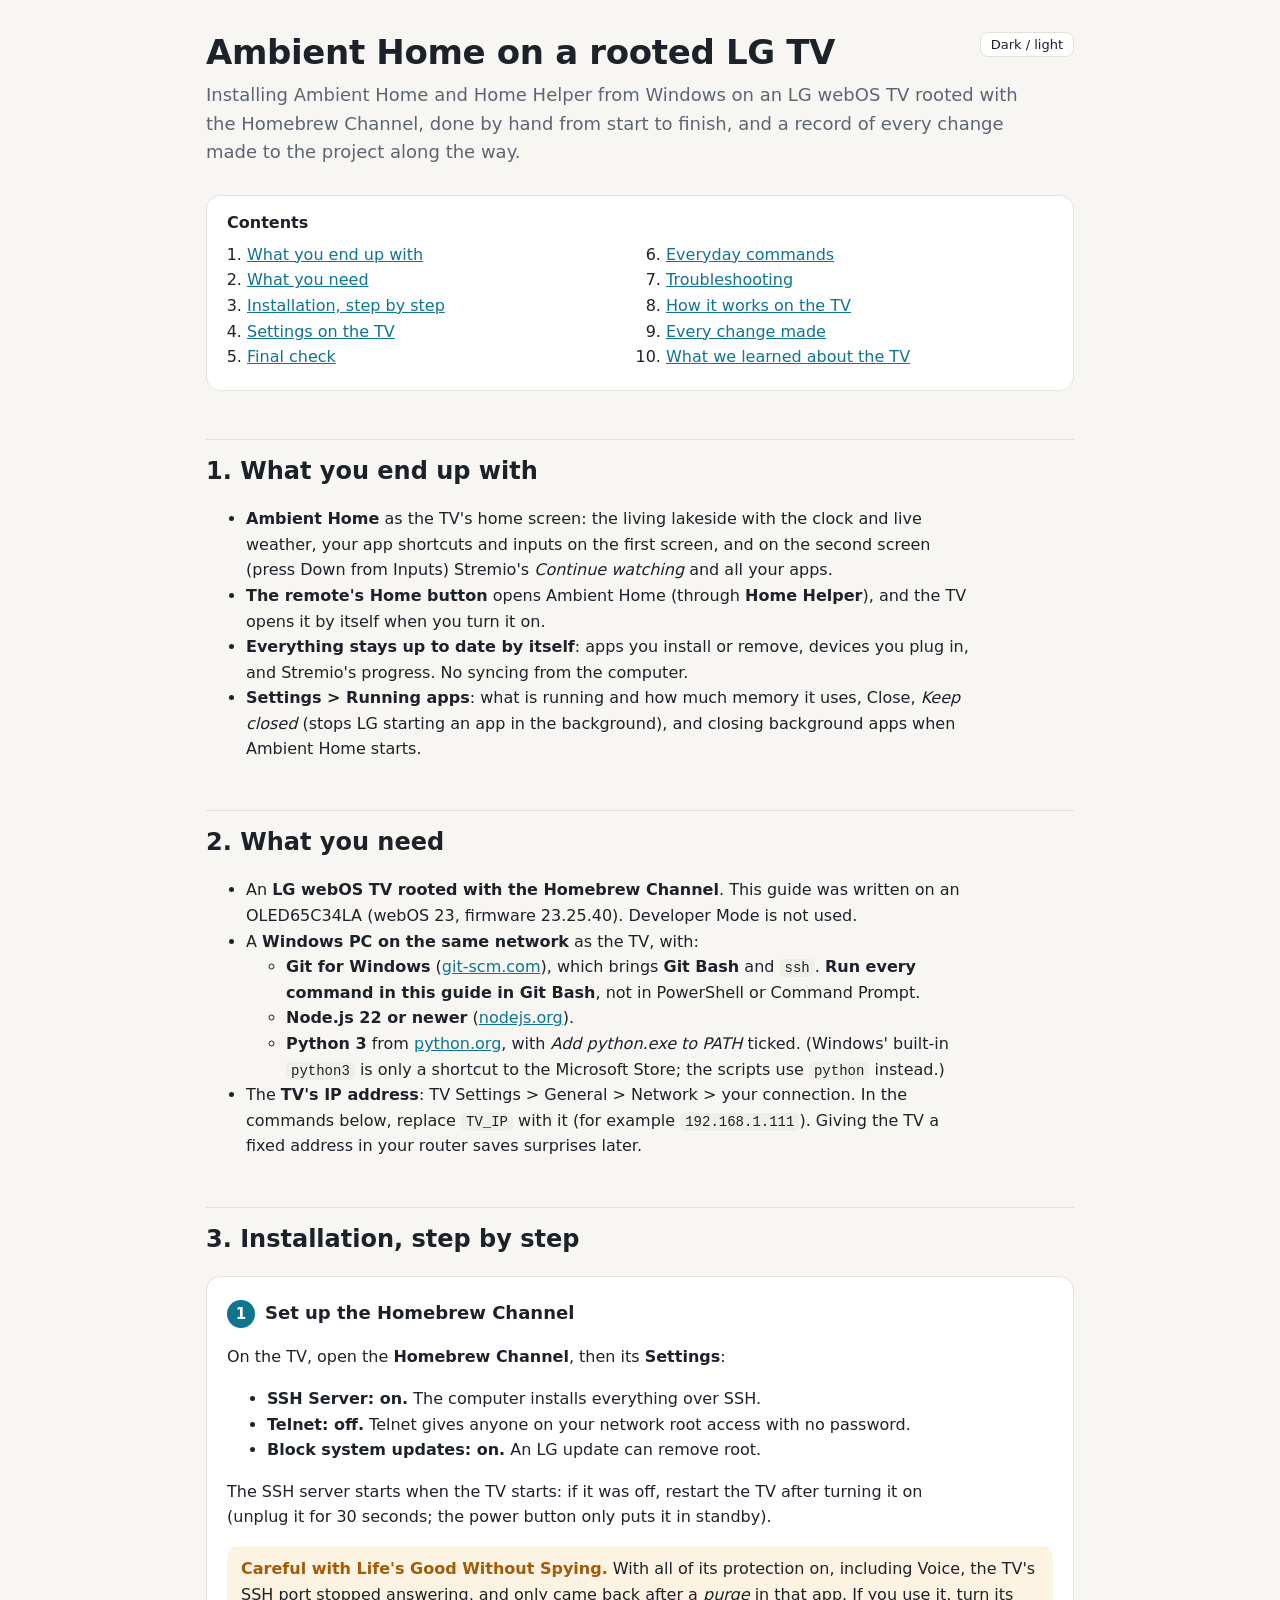
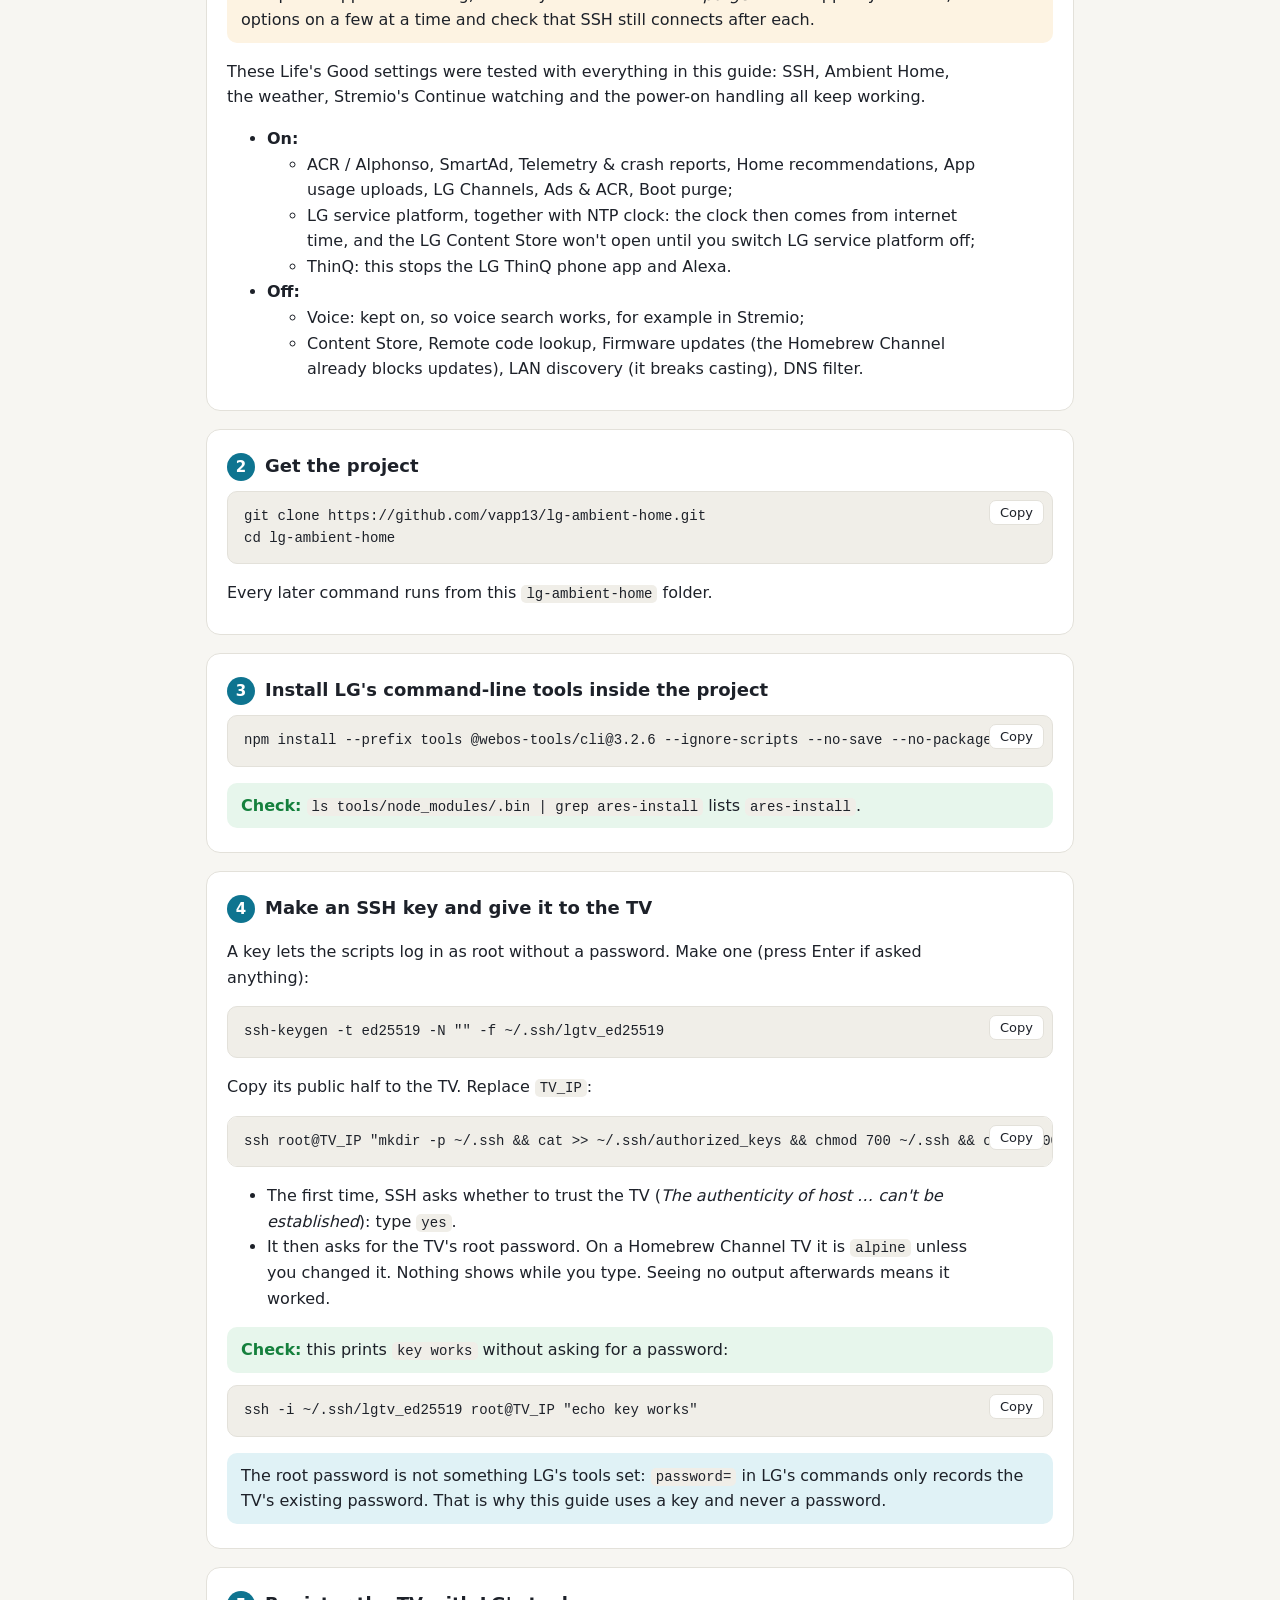
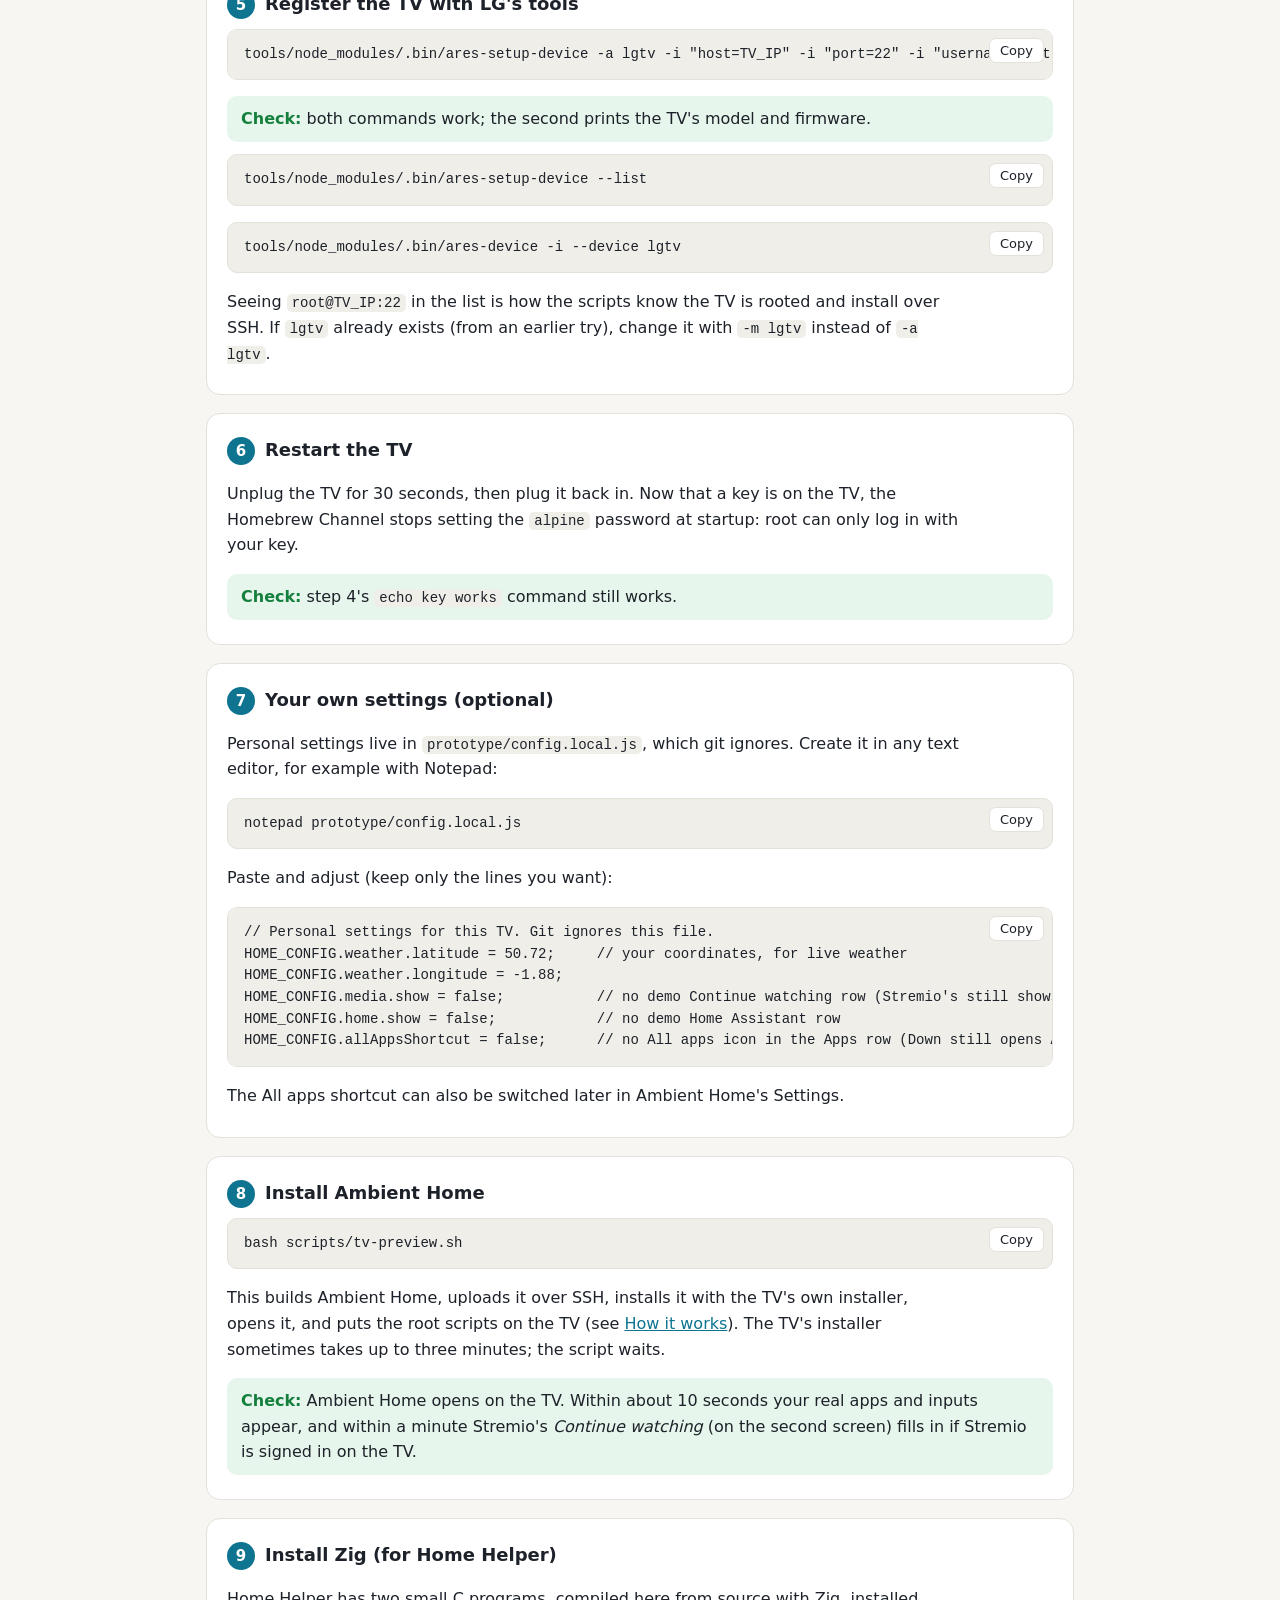
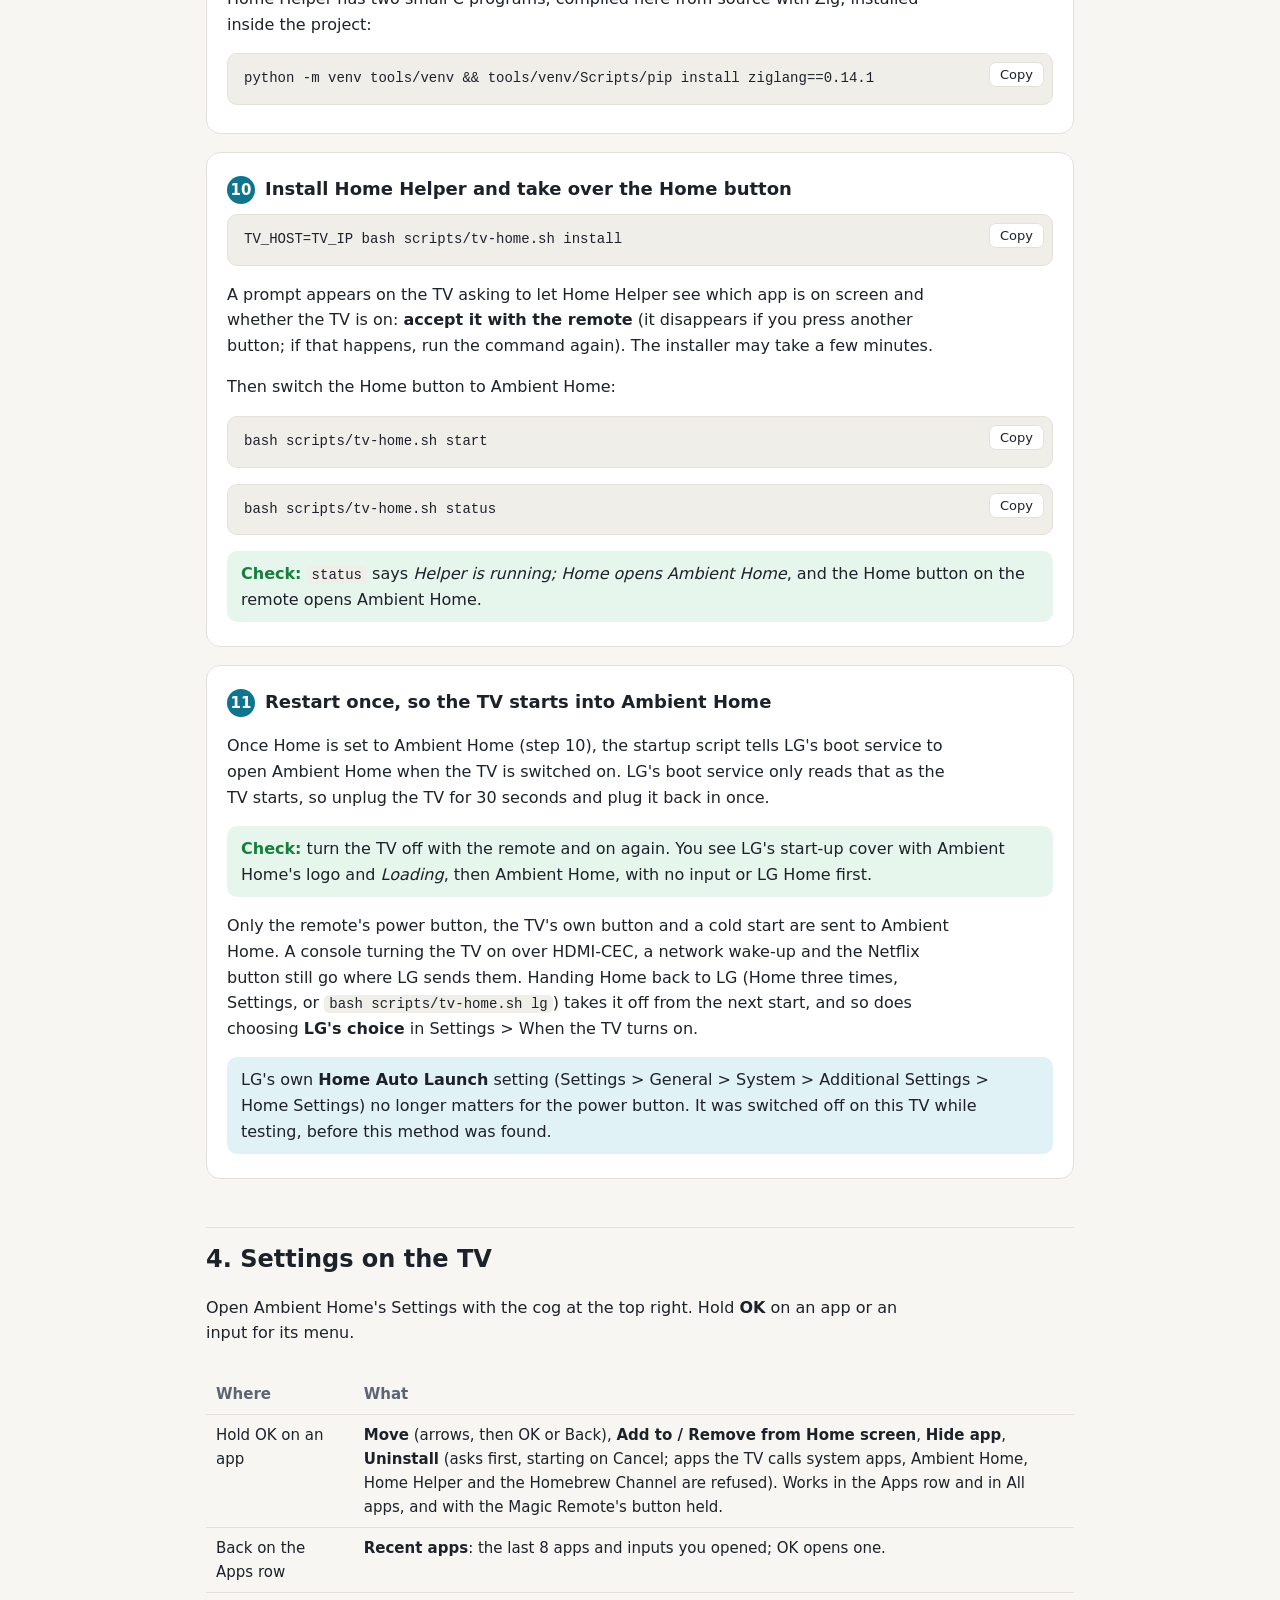
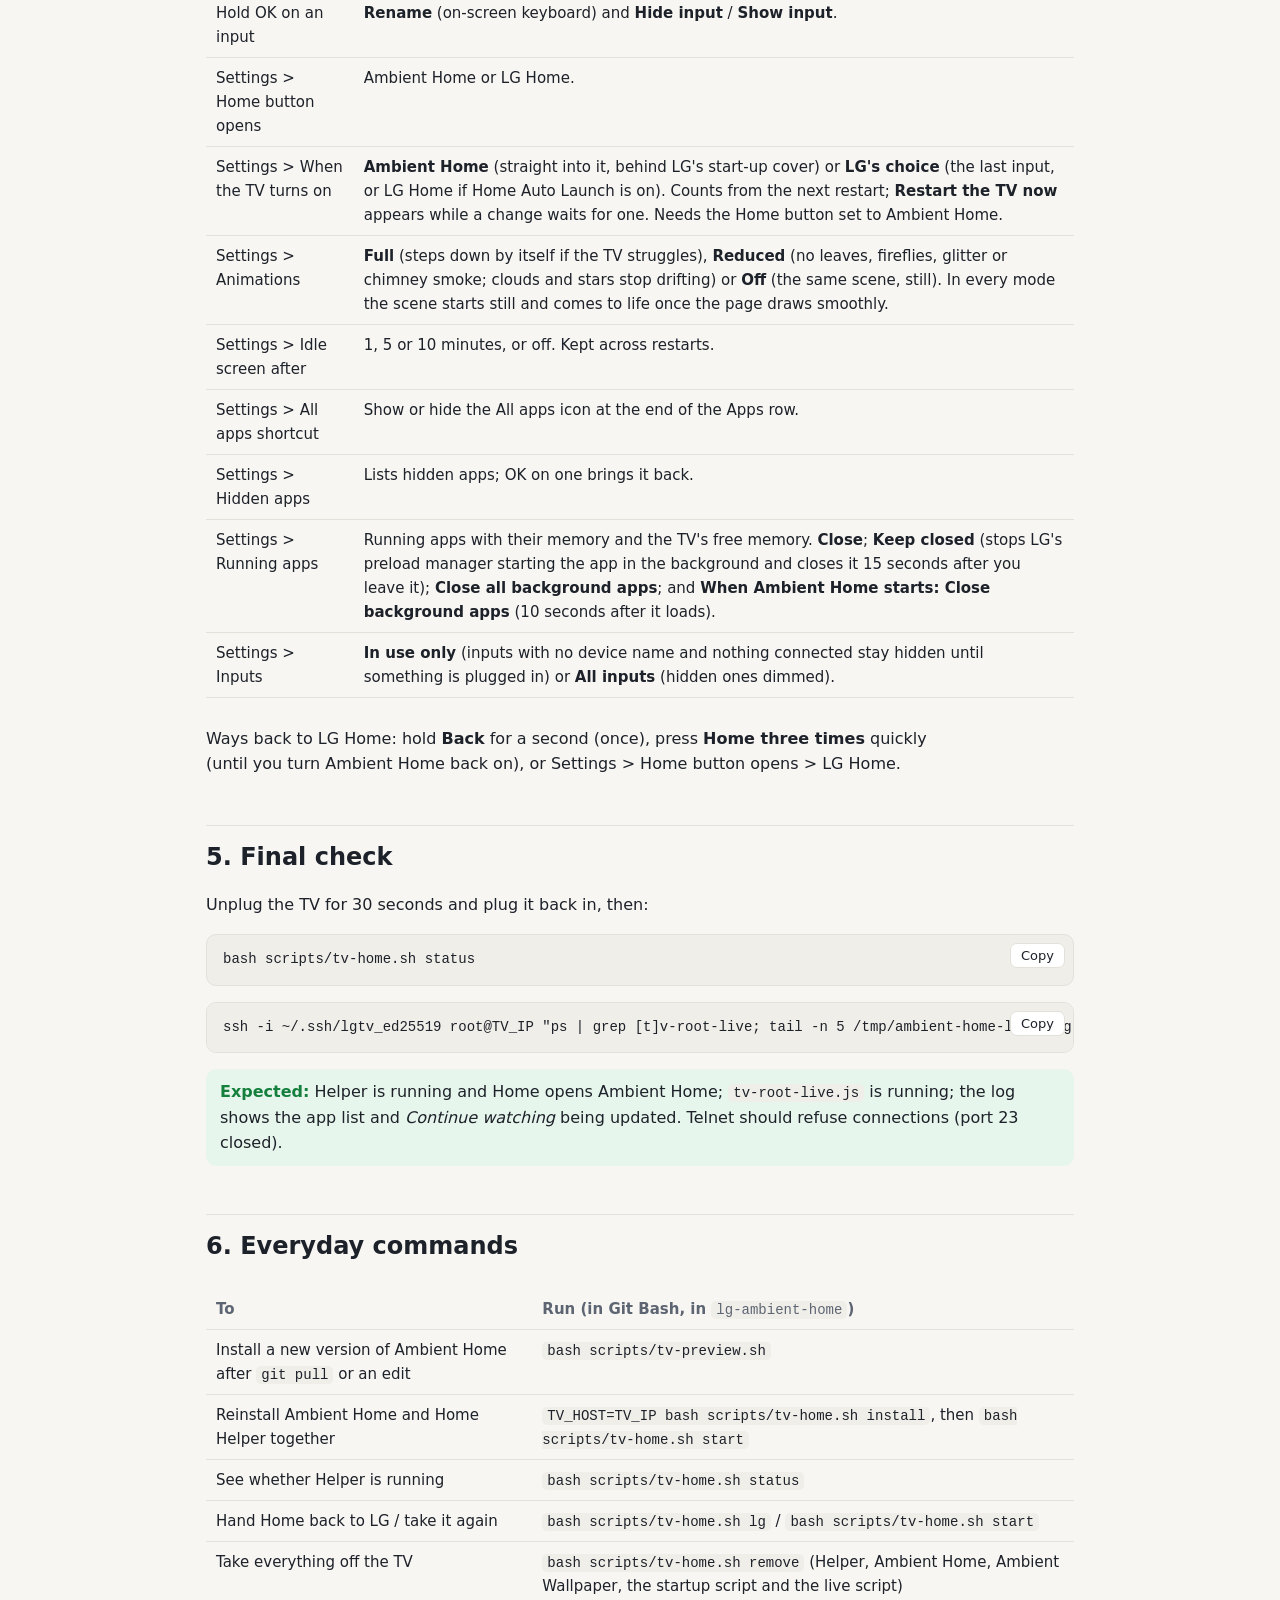
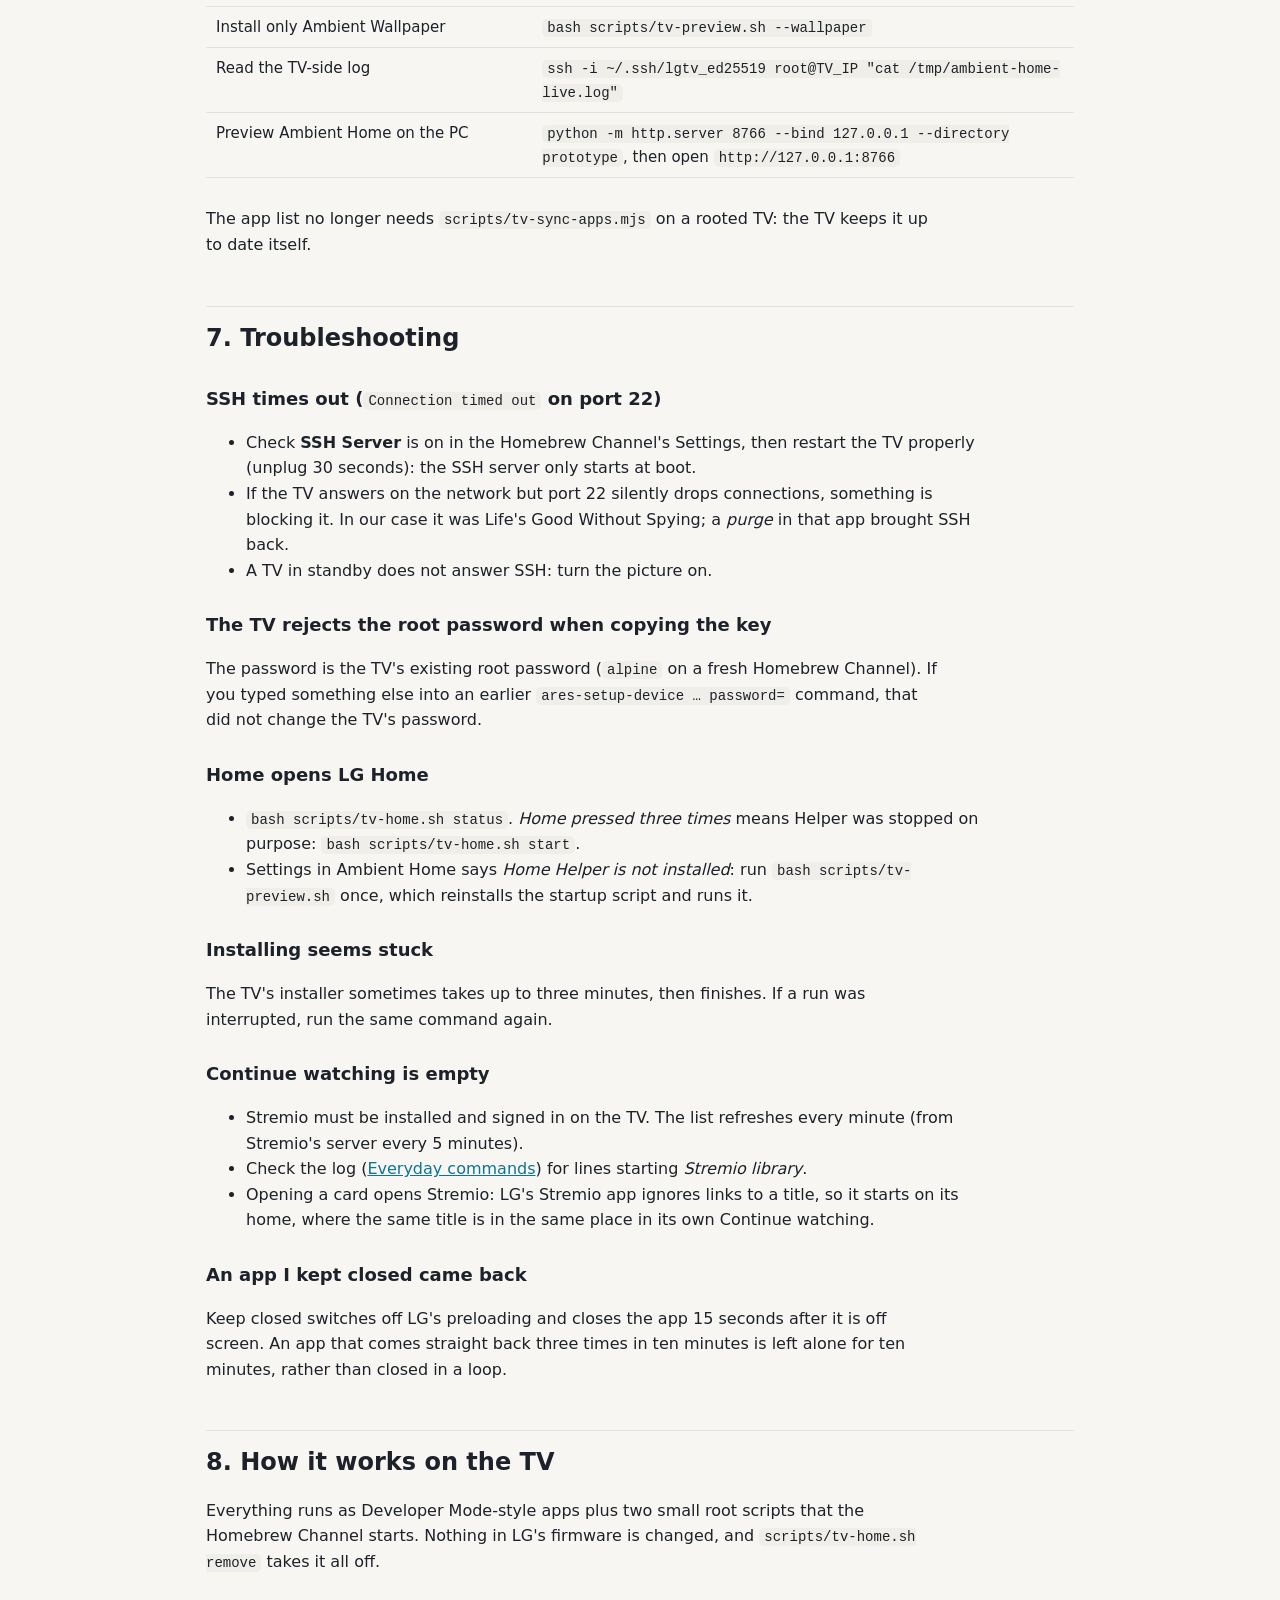
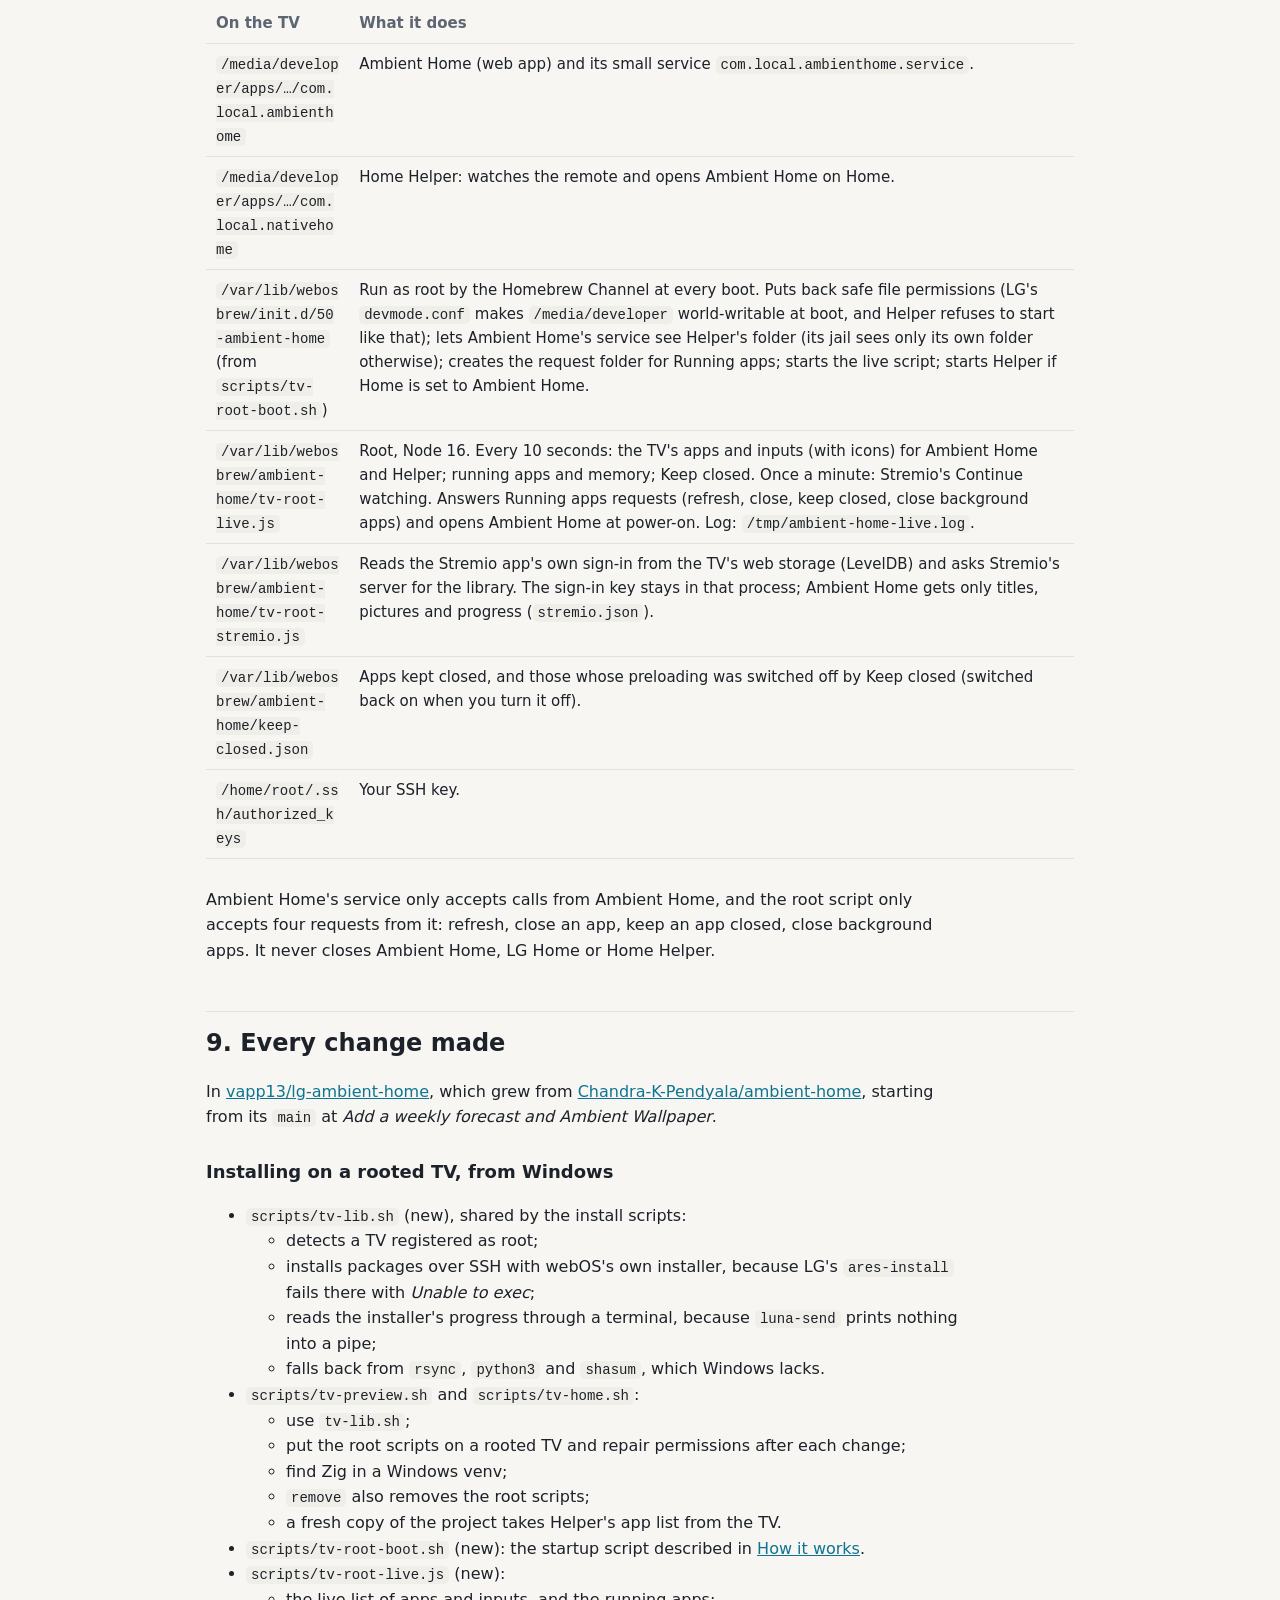
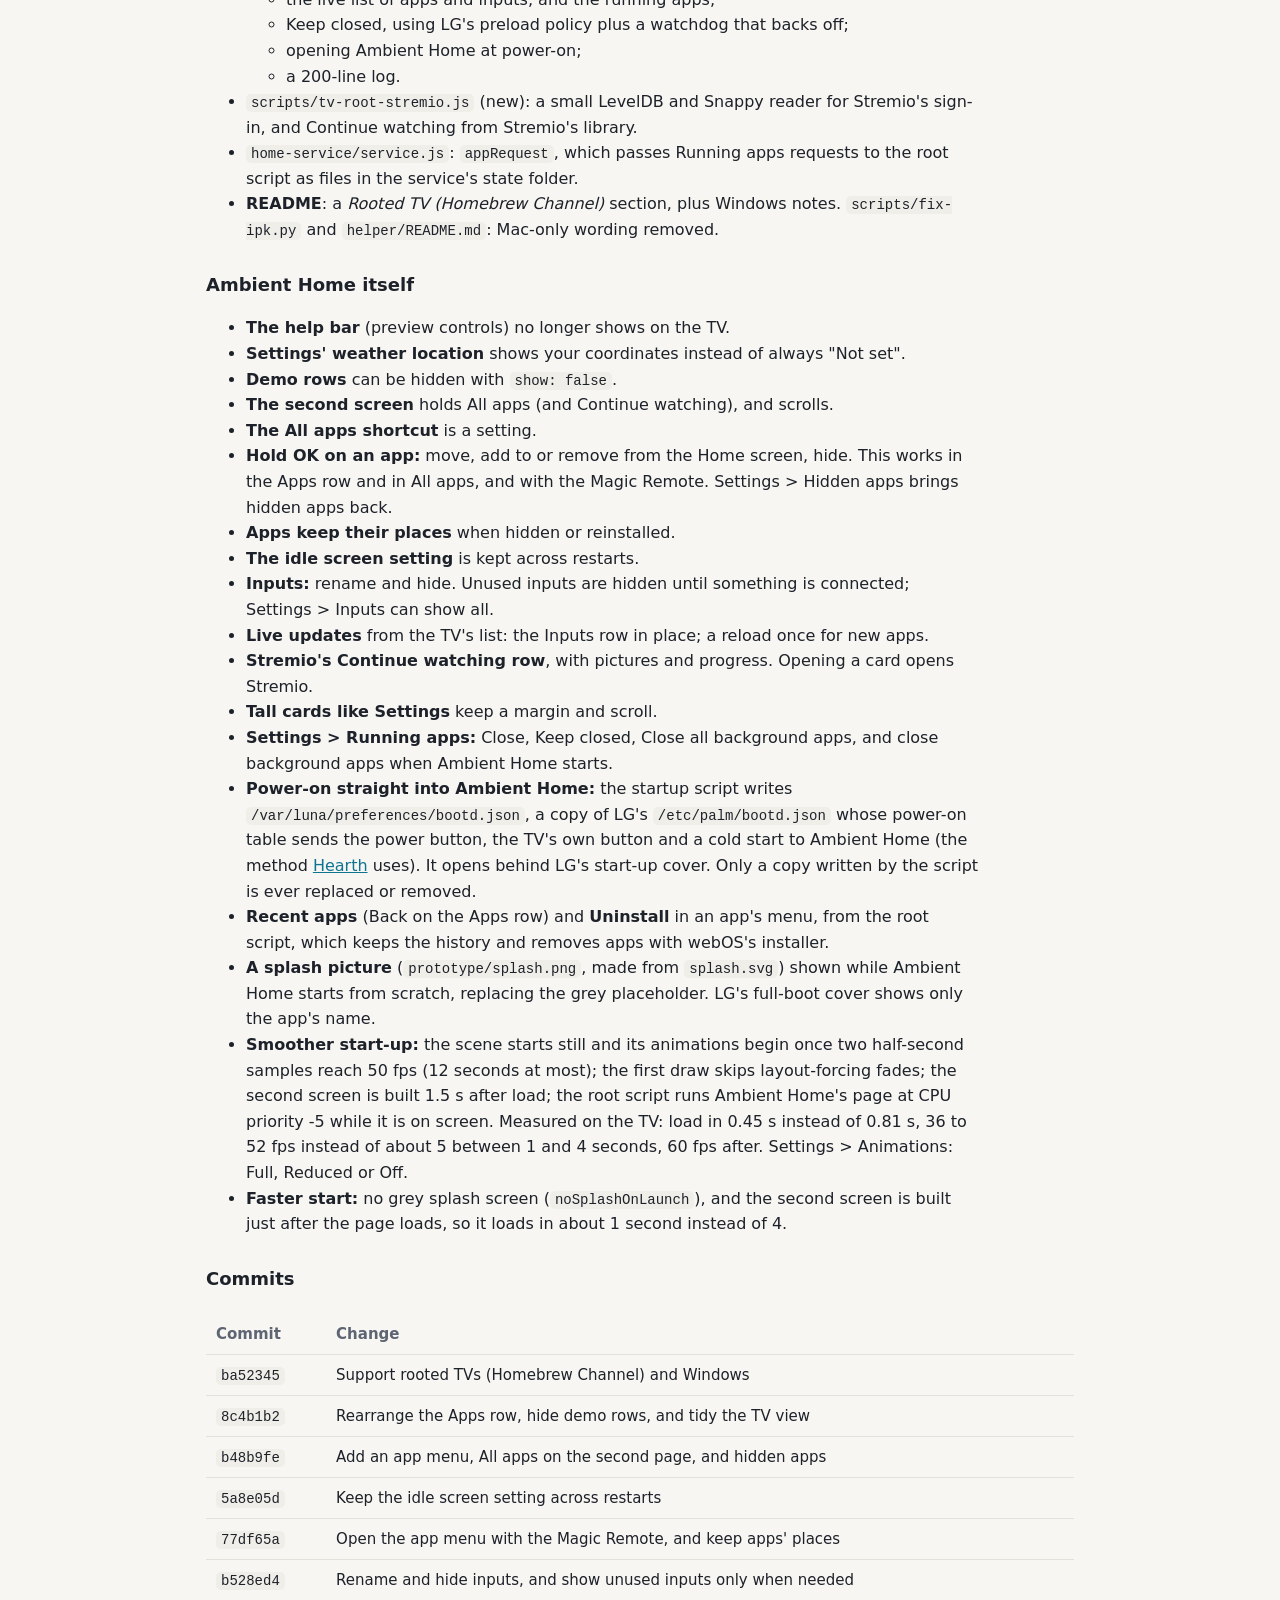
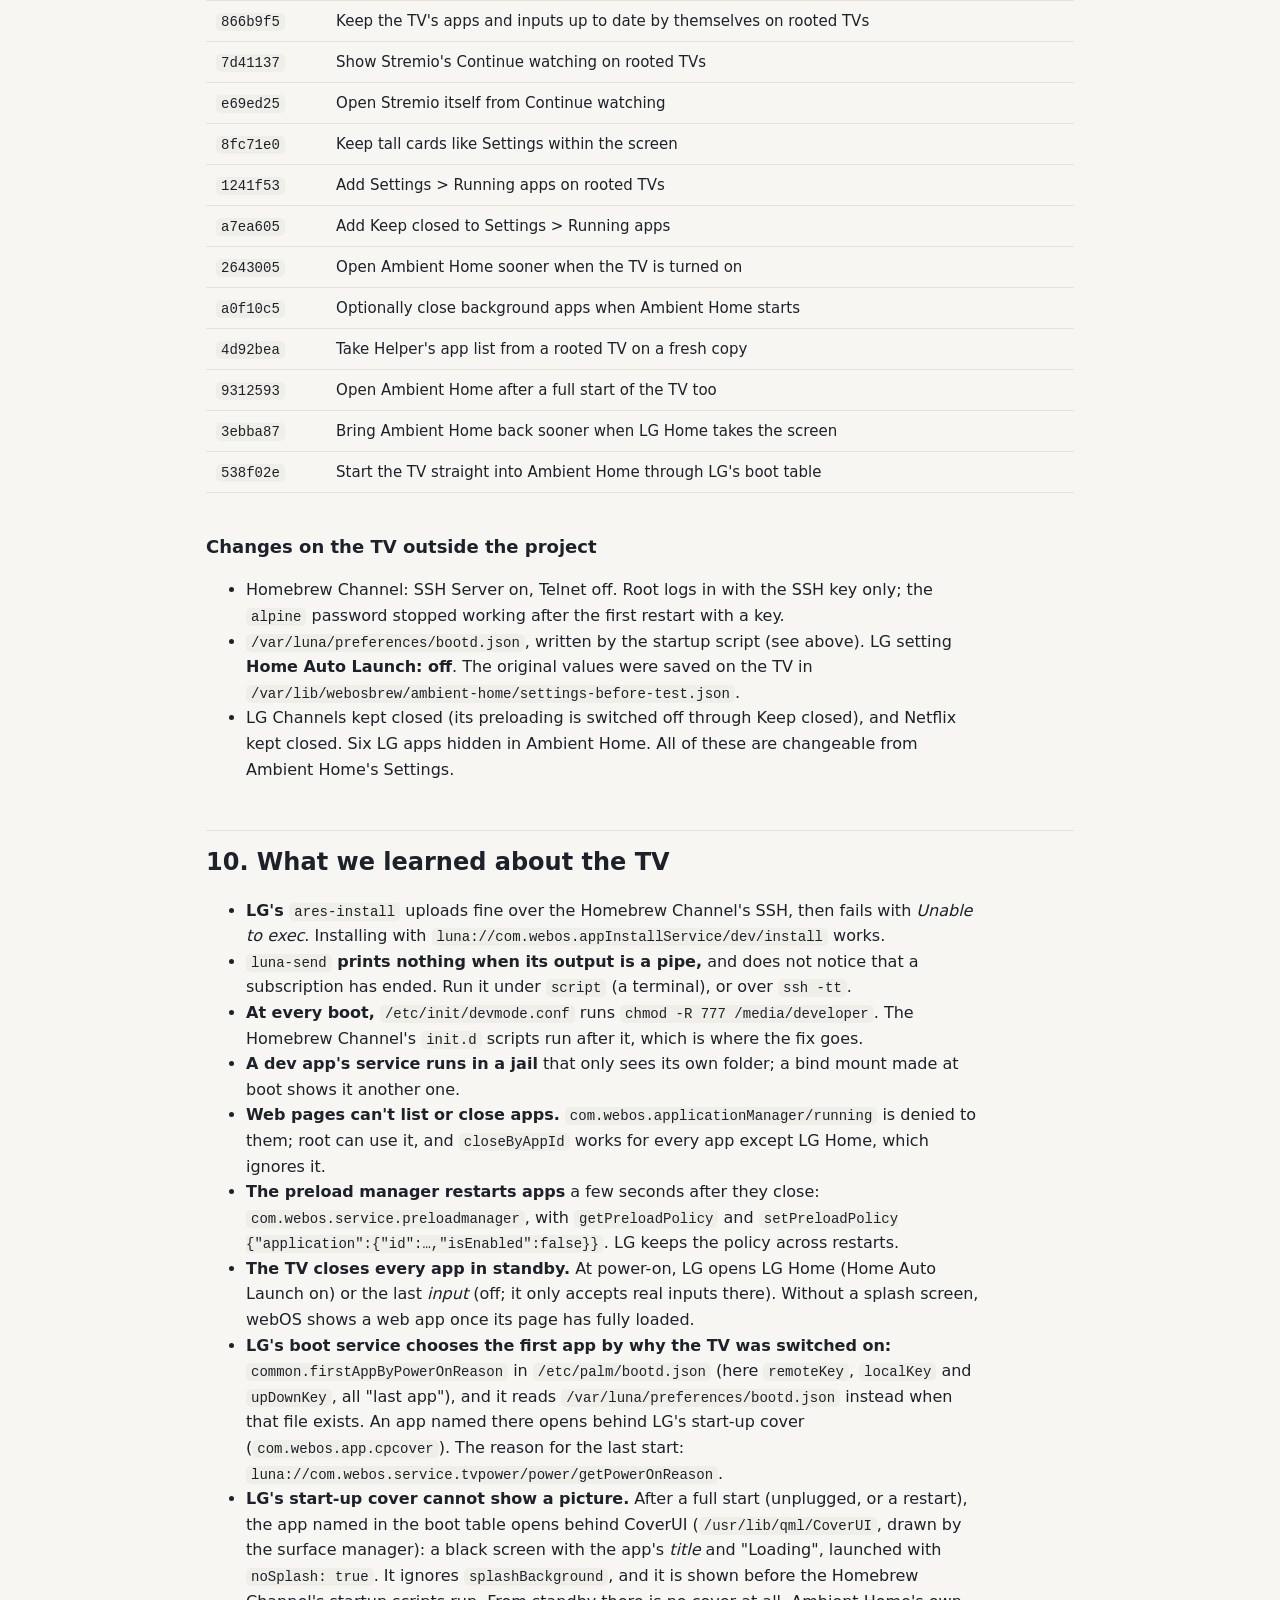
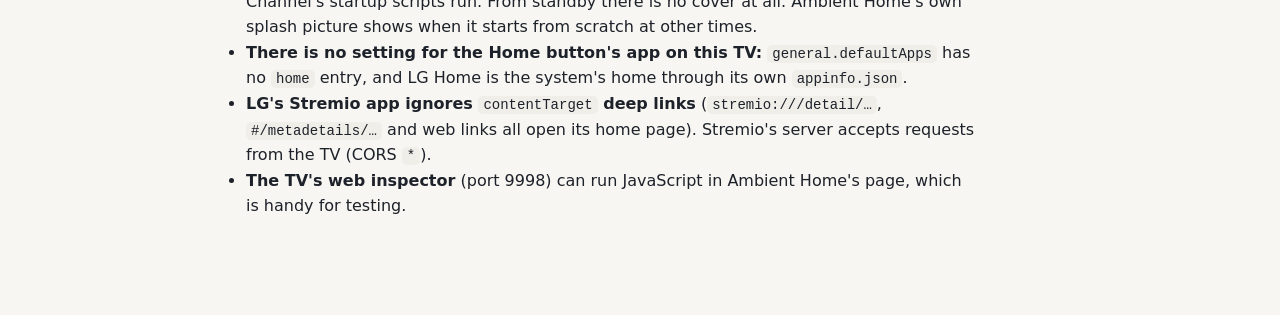
<file: docs/rooted-tv-guide.html>
<!doctype html>
<html lang="en">
<head>
<meta charset="utf-8">
<meta name="viewport" content="width=device-width, initial-scale=1">
<title>Ambient Home on a Rooted LG TV</title>
<style>
  :root {
    --bg: #f7f6f2; --card: #ffffff; --fg: #1d2129; --muted: #5d6573; --line: #e3e1da;
    --accent: #0e7490; --accent-soft: #e0f2f6; --code-bg: #f0eee8; --warn: #a15c07; --warn-soft: #fdf3e2;
    --ok: #15803d; --ok-soft: #e7f6ec;
  }
  @media (prefers-color-scheme: dark) {
    :root:not([data-theme="light"]) {
      --bg: #12151b; --card: #1a1e26; --fg: #e8eaee; --muted: #9aa3b2; --line: #2a303b;
      --accent: #5cc8e0; --accent-soft: #15313a; --code-bg: #0e1116; --warn: #f0b45c; --warn-soft: #33270f;
      --ok: #6ee7a0; --ok-soft: #13301f;
    }
  }
  :root[data-theme="dark"] {
    --bg: #12151b; --card: #1a1e26; --fg: #e8eaee; --muted: #9aa3b2; --line: #2a303b;
    --accent: #5cc8e0; --accent-soft: #15313a; --code-bg: #0e1116; --warn: #f0b45c; --warn-soft: #33270f;
    --ok: #6ee7a0; --ok-soft: #13301f;
  }
  * { box-sizing: border-box; }
  body {
    margin: 0; background: var(--bg); color: var(--fg);
    font: 16px/1.6 system-ui, -apple-system, "Segoe UI", Roboto, sans-serif;
  }
  main { max-width: 900px; margin: 0 auto; padding: 32px 16px 80px; }
  header { margin-bottom: 28px; }
  h1 { font-size: 34px; line-height: 1.2; margin: 0 0 8px; letter-spacing: -0.01em; }
  h2 { font-size: 24px; margin: 48px 0 12px; padding-top: 12px; border-top: 1px solid var(--line); }
  h3 { font-size: 18px; margin: 28px 0 8px; }
  p, li { max-width: 72ch; }
  .lead { color: var(--muted); font-size: 18px; margin: 0; }
  a { color: var(--accent); }
  code { font: 14px/1.5 ui-monospace, "Cascadia Code", Consolas, monospace; background: var(--code-bg); padding: 1px 5px; border-radius: 5px; overflow-wrap: anywhere; }
  .cmd {
    position: relative; margin: 10px 0 16px; background: var(--code-bg); border: 1px solid var(--line);
    border-radius: 10px; overflow-x: auto;
  }
  .cmd pre { margin: 0; padding: 14px 84px 14px 16px; font: 14px/1.55 ui-monospace, "Cascadia Code", Consolas, monospace; white-space: pre; }
  .cmd button {
    position: absolute; top: 8px; right: 8px; border: 1px solid var(--line); background: var(--card); color: var(--fg);
    border-radius: 7px; padding: 4px 10px; font: 13px system-ui, sans-serif; cursor: pointer;
  }
  .cmd button.copied { color: var(--ok); border-color: var(--ok); }
  .step { background: var(--card); border: 1px solid var(--line); border-radius: 14px; padding: 4px 20px 12px; margin: 18px 0; }
  .step h3 { margin-top: 18px; }
  .step h3 .n {
    display: inline-flex; align-items: center; justify-content: center; width: 28px; height: 28px; margin-right: 10px;
    border-radius: 50%; background: var(--accent); color: var(--card); font-size: 15px;
  }
  .note, .warn, .check { border-radius: 10px; padding: 10px 14px; margin: 12px 0; }
  .note { background: var(--accent-soft); }
  .warn { background: var(--warn-soft); }
  .warn strong:first-child { color: var(--warn); }
  .check { background: var(--ok-soft); }
  .check strong:first-child { color: var(--ok); }
  table { width: 100%; border-collapse: collapse; margin: 12px 0; font-size: 15px; }
  th, td { text-align: left; vertical-align: top; padding: 8px 10px; border-bottom: 1px solid var(--line); }
  th { color: var(--muted); font-weight: 600; }
  .toc { background: var(--card); border: 1px solid var(--line); border-radius: 14px; padding: 14px 20px; }
  .toc ol { margin: 6px 0; padding-left: 20px; columns: 2; column-gap: 32px; }
  .toc li { break-inside: avoid; }
  .theme { float: right; border: 1px solid var(--line); background: var(--card); color: var(--fg); border-radius: 8px; padding: 4px 10px; cursor: pointer; font: 13px system-ui, sans-serif; }
  .table-wrap { overflow-x: auto; }
  @media (max-width: 640px) {
    h1 { font-size: 28px; }
    .toc ol { columns: 1; }
    .step { padding: 2px 14px 10px; }
  }
</style>
</head>
<body>
<main>
<header>
  <button class="theme" id="theme" type="button">Dark / light</button>
  <h1>Ambient Home on a rooted LG TV</h1>
  <p class="lead">Installing Ambient Home and Home Helper from Windows on an LG webOS TV rooted with the Homebrew Channel, done by hand from start to finish, and a record of every change made to the project along the way.</p>
</header>

<nav class="toc">
  <strong>Contents</strong>
  <ol>
    <li><a href="#what">What you end up with</a></li>
    <li><a href="#need">What you need</a></li>
    <li><a href="#install">Installation, step by step</a></li>
    <li><a href="#settings">Settings on the TV</a></li>
    <li><a href="#check">Final check</a></li>
    <li><a href="#everyday">Everyday commands</a></li>
    <li><a href="#trouble">Troubleshooting</a></li>
    <li><a href="#how">How it works on the TV</a></li>
    <li><a href="#changes">Every change made</a></li>
    <li><a href="#findings">What we learned about the TV</a></li>
  </ol>
</nav>

<h2 id="what">1. What you end up with</h2>
<ul>
  <li><strong>Ambient Home</strong> as the TV's home screen: the living lakeside with the clock and live weather, your app shortcuts and inputs on the first screen, and on the second screen (press Down from Inputs) Stremio's <em>Continue watching</em> and all your apps.</li>
  <li><strong>The remote's Home button</strong> opens Ambient Home (through <strong>Home Helper</strong>), and the TV opens it by itself when you turn it on.</li>
  <li><strong>Everything stays up to date by itself</strong>: apps you install or remove, devices you plug in, and Stremio's progress. No syncing from the computer.</li>
  <li><strong>Settings &gt; Running apps</strong>: what is running and how much memory it uses, Close, <em>Keep closed</em> (stops LG starting an app in the background), and closing background apps when Ambient Home starts.</li>
</ul>

<h2 id="need">2. What you need</h2>
<ul>
  <li>An <strong>LG webOS TV rooted with the Homebrew Channel</strong>. This guide was written on an OLED65C34LA (webOS 23, firmware 23.25.40). Developer Mode is not used.</li>
  <li>A <strong>Windows PC on the same network</strong> as the TV, with:
    <ul>
      <li><strong>Git for Windows</strong> (<a href="https://git-scm.com/download/win">git-scm.com</a>), which brings <strong>Git Bash</strong> and <code>ssh</code>. <strong>Run every command in this guide in Git Bash</strong>, not in PowerShell or Command Prompt.</li>
      <li><strong>Node.js 22 or newer</strong> (<a href="https://nodejs.org">nodejs.org</a>).</li>
      <li><strong>Python 3</strong> from <a href="https://www.python.org/downloads/">python.org</a>, with <em>Add python.exe to PATH</em> ticked. (Windows' built-in <code>python3</code> is only a shortcut to the Microsoft Store; the scripts use <code>python</code> instead.)</li>
    </ul>
  </li>
  <li>The <strong>TV's IP address</strong>: TV Settings &gt; General &gt; Network &gt; your connection. In the commands below, replace <code>TV_IP</code> with it (for example <code>192.168.1.111</code>). Giving the TV a fixed address in your router saves surprises later.</li>
</ul>

<h2 id="install">3. Installation, step by step</h2>

<div class="step">
<h3><span class="n">1</span>Set up the Homebrew Channel</h3>
<p>On the TV, open the <strong>Homebrew Channel</strong>, then its <strong>Settings</strong>:</p>
<ul>
  <li><strong>SSH Server: on.</strong> The computer installs everything over SSH.</li>
  <li><strong>Telnet: off.</strong> Telnet gives anyone on your network root access with no password.</li>
  <li><strong>Block system updates: on.</strong> An LG update can remove root.</li>
</ul>
<p>The SSH server starts when the TV starts: if it was off, restart the TV after turning it on (unplug it for 30 seconds; the power button only puts it in standby).</p>
<div class="warn"><strong>Careful with Life's Good Without Spying.</strong> With all of its protection on, including Voice, the TV's SSH port stopped answering, and only came back after a <em>purge</em> in that app. If you use it, turn its options on a few at a time and check that SSH still connects after each.</div>
<p>These Life's Good settings were tested with everything in this guide: SSH, Ambient Home, the weather, Stremio's Continue watching and the power-on handling all keep working.</p>
<ul>
  <li><strong>On:</strong>
    <ul>
      <li>ACR / Alphonso, SmartAd, Telemetry &amp; crash reports, Home recommendations, App usage uploads, LG Channels, Ads &amp; ACR, Boot purge;</li>
      <li>LG service platform, together with NTP clock: the clock then comes from internet time, and the LG Content Store won't open until you switch LG service platform off;</li>
      <li>ThinQ: this stops the LG ThinQ phone app and Alexa.</li>
    </ul>
  </li>
  <li><strong>Off:</strong>
    <ul>
      <li>Voice: kept on, so voice search works, for example in Stremio;</li>
      <li>Content Store, Remote code lookup, Firmware updates (the Homebrew Channel already blocks updates), LAN discovery (it breaks casting), DNS filter.</li>
    </ul>
  </li>
</ul>
</div>

<div class="step">
<h3><span class="n">2</span>Get the project</h3>
<div class="cmd"><pre>git clone https://github.com/vapp13/lg-ambient-home.git
cd lg-ambient-home</pre></div>
<p>Every later command runs from this <code>lg-ambient-home</code> folder.</p>
</div>

<div class="step">
<h3><span class="n">3</span>Install LG's command-line tools inside the project</h3>
<div class="cmd"><pre>npm install --prefix tools @webos-tools/cli@3.2.6 --ignore-scripts --no-save --no-package-lock</pre></div>
<div class="check"><strong>Check:</strong> <code>ls tools/node_modules/.bin | grep ares-install</code> lists <code>ares-install</code>.</div>
</div>

<div class="step">
<h3><span class="n">4</span>Make an SSH key and give it to the TV</h3>
<p>A key lets the scripts log in as root without a password. Make one (press Enter if asked anything):</p>
<div class="cmd"><pre>ssh-keygen -t ed25519 -N "" -f ~/.ssh/lgtv_ed25519</pre></div>
<p>Copy its public half to the TV. Replace <code>TV_IP</code>:</p>
<div class="cmd"><pre>ssh root@TV_IP "mkdir -p ~/.ssh &amp;&amp; cat &gt;&gt; ~/.ssh/authorized_keys &amp;&amp; chmod 700 ~/.ssh &amp;&amp; chmod 600 ~/.ssh/authorized_keys" &lt; ~/.ssh/lgtv_ed25519.pub</pre></div>
<ul>
  <li>The first time, SSH asks whether to trust the TV (<em>The authenticity of host … can't be established</em>): type <code>yes</code>.</li>
  <li>It then asks for the TV's root password. On a Homebrew Channel TV it is <code>alpine</code> unless you changed it. Nothing shows while you type. Seeing no output afterwards means it worked.</li>
</ul>
<div class="check"><strong>Check:</strong> this prints <code>key works</code> without asking for a password:</div>
<div class="cmd"><pre>ssh -i ~/.ssh/lgtv_ed25519 root@TV_IP "echo key works"</pre></div>
<div class="note">The root password is not something LG's tools set: <code>password=</code> in LG's commands only records the TV's existing password. That is why this guide uses a key and never a password.</div>
</div>

<div class="step">
<h3><span class="n">5</span>Register the TV with LG's tools</h3>
<div class="cmd"><pre>tools/node_modules/.bin/ares-setup-device -a lgtv -i "host=TV_IP" -i "port=22" -i "username=root" -i "privatekey=lgtv_ed25519"</pre></div>
<div class="check"><strong>Check:</strong> both commands work; the second prints the TV's model and firmware.</div>
<div class="cmd"><pre>tools/node_modules/.bin/ares-setup-device --list</pre></div>
<div class="cmd"><pre>tools/node_modules/.bin/ares-device -i --device lgtv</pre></div>
<p>Seeing <code>root@TV_IP:22</code> in the list is how the scripts know the TV is rooted and install over SSH. If <code>lgtv</code> already exists (from an earlier try), change it with <code>-m lgtv</code> instead of <code>-a lgtv</code>.</p>
</div>

<div class="step">
<h3><span class="n">6</span>Restart the TV</h3>
<p>Unplug the TV for 30 seconds, then plug it back in. Now that a key is on the TV, the Homebrew Channel stops setting the <code>alpine</code> password at startup: root can only log in with your key.</p>
<div class="check"><strong>Check:</strong> step 4's <code>echo key works</code> command still works.</div>
</div>

<div class="step">
<h3><span class="n">7</span>Your own settings (optional)</h3>
<p>Personal settings live in <code>prototype/config.local.js</code>, which git ignores. Create it in any text editor, for example with Notepad:</p>
<div class="cmd"><pre>notepad prototype/config.local.js</pre></div>
<p>Paste and adjust (keep only the lines you want):</p>
<div class="cmd"><pre>// Personal settings for this TV. Git ignores this file.
HOME_CONFIG.weather.latitude = 50.72;     // your coordinates, for live weather
HOME_CONFIG.weather.longitude = -1.88;
HOME_CONFIG.media.show = false;           // no demo Continue watching row (Stremio's still shows)
HOME_CONFIG.home.show = false;            // no demo Home Assistant row
HOME_CONFIG.allAppsShortcut = false;      // no All apps icon in the Apps row (Down still opens All apps)</pre></div>
<p>The All apps shortcut can also be switched later in Ambient Home's Settings.</p>
</div>

<div class="step">
<h3><span class="n">8</span>Install Ambient Home</h3>
<div class="cmd"><pre>bash scripts/tv-preview.sh</pre></div>
<p>This builds Ambient Home, uploads it over SSH, installs it with the TV's own installer, opens it, and puts the root scripts on the TV (see <a href="#how">How it works</a>). The TV's installer sometimes takes up to three minutes; the script waits.</p>
<div class="check"><strong>Check:</strong> Ambient Home opens on the TV. Within about 10 seconds your real apps and inputs appear, and within a minute Stremio's <em>Continue watching</em> (on the second screen) fills in if Stremio is signed in on the TV.</div>
</div>

<div class="step">
<h3><span class="n">9</span>Install Zig (for Home Helper)</h3>
<p>Home Helper has two small C programs, compiled here from source with Zig, installed inside the project:</p>
<div class="cmd"><pre>python -m venv tools/venv &amp;&amp; tools/venv/Scripts/pip install ziglang==0.14.1</pre></div>
</div>

<div class="step">
<h3><span class="n">10</span>Install Home Helper and take over the Home button</h3>
<div class="cmd"><pre>TV_HOST=TV_IP bash scripts/tv-home.sh install</pre></div>
<p>A prompt appears on the TV asking to let Home Helper see which app is on screen and whether the TV is on: <strong>accept it with the remote</strong> (it disappears if you press another button; if that happens, run the command again). The installer may take a few minutes.</p>
<p>Then switch the Home button to Ambient Home:</p>
<div class="cmd"><pre>bash scripts/tv-home.sh start</pre></div>
<div class="cmd"><pre>bash scripts/tv-home.sh status</pre></div>
<div class="check"><strong>Check:</strong> <code>status</code> says <em>Helper is running; Home opens Ambient Home</em>, and the Home button on the remote opens Ambient Home.</div>
</div>

<div class="step">
<h3><span class="n">11</span>Restart once, so the TV starts into Ambient Home</h3>
<p>Once Home is set to Ambient Home (step 10), the startup script tells LG's boot service to open Ambient Home when the TV is switched on. LG's boot service only reads that as the TV starts, so unplug the TV for 30 seconds and plug it back in once.</p>
<div class="check"><strong>Check:</strong> turn the TV off with the remote and on again. You see LG's start-up cover with Ambient Home's logo and <em>Loading</em>, then Ambient Home, with no input or LG Home first.</div>
<p>Only the remote's power button, the TV's own button and a cold start are sent to Ambient Home. A console turning the TV on over HDMI-CEC, a network wake-up and the Netflix button still go where LG sends them. Handing Home back to LG (Home three times, Settings, or <code>bash scripts/tv-home.sh lg</code>) takes it off from the next start, and so does choosing <strong>LG's choice</strong> in Settings &gt; When the TV turns on.</p>
<div class="note">LG's own <strong>Home Auto Launch</strong> setting (Settings &gt; General &gt; System &gt; Additional Settings &gt; Home Settings) no longer matters for the power button. It was switched off on this TV while testing, before this method was found.</div>
</div>

<h2 id="settings">4. Settings on the TV</h2>
<p>Open Ambient Home's Settings with the cog at the top right. Hold <strong>OK</strong> on an app or an input for its menu.</p>
<div class="table-wrap"><table>
  <tr><th>Where</th><th>What</th></tr>
  <tr><td>Hold OK on an app</td><td><strong>Move</strong> (arrows, then OK or Back), <strong>Add to / Remove from Home screen</strong>, <strong>Hide app</strong>, <strong>Uninstall</strong> (asks first, starting on Cancel; apps the TV calls system apps, Ambient Home, Home Helper and the Homebrew Channel are refused). Works in the Apps row and in All apps, and with the Magic Remote's button held.</td></tr>
  <tr><td>Back on the Apps row</td><td><strong>Recent apps</strong>: the last 8 apps and inputs you opened; OK opens one.</td></tr>
  <tr><td>Hold OK on an input</td><td><strong>Rename</strong> (on-screen keyboard) and <strong>Hide input</strong> / <strong>Show input</strong>.</td></tr>
  <tr><td>Settings &gt; Home button opens</td><td>Ambient Home or LG Home.</td></tr>
  <tr><td>Settings &gt; When the TV turns on</td><td><strong>Ambient Home</strong> (straight into it, behind LG's start-up cover) or <strong>LG's choice</strong> (the last input, or LG Home if Home Auto Launch is on). Counts from the next restart; <strong>Restart the TV now</strong> appears while a change waits for one. Needs the Home button set to Ambient Home.</td></tr>
  <tr><td>Settings &gt; Animations</td><td><strong>Full</strong> (steps down by itself if the TV struggles), <strong>Reduced</strong> (no leaves, fireflies, glitter or chimney smoke; clouds and stars stop drifting) or <strong>Off</strong> (the same scene, still). In every mode the scene starts still and comes to life once the page draws smoothly.</td></tr>
  <tr><td>Settings &gt; Idle screen after</td><td>1, 5 or 10 minutes, or off. Kept across restarts.</td></tr>
  <tr><td>Settings &gt; All apps shortcut</td><td>Show or hide the All apps icon at the end of the Apps row.</td></tr>
  <tr><td>Settings &gt; Hidden apps</td><td>Lists hidden apps; OK on one brings it back.</td></tr>
  <tr><td>Settings &gt; Running apps</td><td>Running apps with their memory and the TV's free memory. <strong>Close</strong>; <strong>Keep closed</strong> (stops LG's preload manager starting the app in the background and closes it 15 seconds after you leave it); <strong>Close all background apps</strong>; and <strong>When Ambient Home starts: Close background apps</strong> (10 seconds after it loads).</td></tr>
  <tr><td>Settings &gt; Inputs</td><td><strong>In use only</strong> (inputs with no device name and nothing connected stay hidden until something is plugged in) or <strong>All inputs</strong> (hidden ones dimmed).</td></tr>
</table></div>
<p>Ways back to LG Home: hold <strong>Back</strong> for a second (once), press <strong>Home three times</strong> quickly (until you turn Ambient Home back on), or Settings &gt; Home button opens &gt; LG Home.</p>

<h2 id="check">5. Final check</h2>
<p>Unplug the TV for 30 seconds and plug it back in, then:</p>
<div class="cmd"><pre>bash scripts/tv-home.sh status</pre></div>
<div class="cmd"><pre>ssh -i ~/.ssh/lgtv_ed25519 root@TV_IP "ps | grep [t]v-root-live; tail -n 5 /tmp/ambient-home-live.log"</pre></div>
<div class="check"><strong>Expected:</strong> Helper is running and Home opens Ambient Home; <code>tv-root-live.js</code> is running; the log shows the app list and <em>Continue watching</em> being updated. Telnet should refuse connections (port 23 closed).</div>

<h2 id="everyday">6. Everyday commands</h2>
<div class="table-wrap"><table>
  <tr><th>To</th><th>Run (in Git Bash, in <code>lg-ambient-home</code>)</th></tr>
  <tr><td>Install a new version of Ambient Home after <code>git pull</code> or an edit</td><td><code>bash scripts/tv-preview.sh</code></td></tr>
  <tr><td>Reinstall Ambient Home and Home Helper together</td><td><code>TV_HOST=TV_IP bash scripts/tv-home.sh install</code>, then <code>bash scripts/tv-home.sh start</code></td></tr>
  <tr><td>See whether Helper is running</td><td><code>bash scripts/tv-home.sh status</code></td></tr>
  <tr><td>Hand Home back to LG / take it again</td><td><code>bash scripts/tv-home.sh lg</code> / <code>bash scripts/tv-home.sh start</code></td></tr>
  <tr><td>Take everything off the TV</td><td><code>bash scripts/tv-home.sh remove</code> (Helper, Ambient Home, Ambient Wallpaper, the startup script and the live script)</td></tr>
  <tr><td>Install only Ambient Wallpaper</td><td><code>bash scripts/tv-preview.sh --wallpaper</code></td></tr>
  <tr><td>Read the TV-side log</td><td><code>ssh -i ~/.ssh/lgtv_ed25519 root@TV_IP "cat /tmp/ambient-home-live.log"</code></td></tr>
  <tr><td>Preview Ambient Home on the PC</td><td><code>python -m http.server 8766 --bind 127.0.0.1 --directory prototype</code>, then open <code>http://127.0.0.1:8766</code></td></tr>
</table></div>
<p>The app list no longer needs <code>scripts/tv-sync-apps.mjs</code> on a rooted TV: the TV keeps it up to date itself.</p>

<h2 id="trouble">7. Troubleshooting</h2>
<h3>SSH times out (<code>Connection timed out</code> on port 22)</h3>
<ul>
  <li>Check <strong>SSH Server</strong> is on in the Homebrew Channel's Settings, then restart the TV properly (unplug 30 seconds): the SSH server only starts at boot.</li>
  <li>If the TV answers on the network but port 22 silently drops connections, something is blocking it. In our case it was Life's Good Without Spying; a <em>purge</em> in that app brought SSH back.</li>
  <li>A TV in standby does not answer SSH: turn the picture on.</li>
</ul>
<h3>The TV rejects the root password when copying the key</h3>
<p>The password is the TV's existing root password (<code>alpine</code> on a fresh Homebrew Channel). If you typed something else into an earlier <code>ares-setup-device … password=</code> command, that did not change the TV's password.</p>
<h3>Home opens LG Home</h3>
<ul>
  <li><code>bash scripts/tv-home.sh status</code>. <em>Home pressed three times</em> means Helper was stopped on purpose: <code>bash scripts/tv-home.sh start</code>.</li>
  <li>Settings in Ambient Home says <em>Home Helper is not installed</em>: run <code>bash scripts/tv-preview.sh</code> once, which reinstalls the startup script and runs it.</li>
</ul>
<h3>Installing seems stuck</h3>
<p>The TV's installer sometimes takes up to three minutes, then finishes. If a run was interrupted, run the same command again.</p>
<h3>Continue watching is empty</h3>
<ul>
  <li>Stremio must be installed and signed in on the TV. The list refreshes every minute (from Stremio's server every 5 minutes).</li>
  <li>Check the log (<a href="#everyday">Everyday commands</a>) for lines starting <em>Stremio library</em>.</li>
  <li>Opening a card opens Stremio: LG's Stremio app ignores links to a title, so it starts on its home, where the same title is in the same place in its own Continue watching.</li>
</ul>
<h3>An app I kept closed came back</h3>
<p>Keep closed switches off LG's preloading and closes the app 15 seconds after it is off screen. An app that comes straight back three times in ten minutes is left alone for ten minutes, rather than closed in a loop.</p>

<h2 id="how">8. How it works on the TV</h2>
<p>Everything runs as Developer Mode-style apps plus two small root scripts that the Homebrew Channel starts. Nothing in LG's firmware is changed, and <code>scripts/tv-home.sh remove</code> takes it all off.</p>
<div class="table-wrap"><table>
  <tr><th>On the TV</th><th>What it does</th></tr>
  <tr><td><code>/media/developer/apps/…/com.local.ambienthome</code></td><td>Ambient Home (web app) and its small service <code>com.local.ambienthome.service</code>.</td></tr>
  <tr><td><code>/media/developer/apps/…/com.local.nativehome</code></td><td>Home Helper: watches the remote and opens Ambient Home on Home.</td></tr>
  <tr><td><code>/var/lib/webosbrew/init.d/50-ambient-home</code><br>(from <code>scripts/tv-root-boot.sh</code>)</td><td>Run as root by the Homebrew Channel at every boot. Puts back safe file permissions (LG's <code>devmode.conf</code> makes <code>/media/developer</code> world-writable at boot, and Helper refuses to start like that); lets Ambient Home's service see Helper's folder (its jail sees only its own folder otherwise); creates the request folder for Running apps; starts the live script; starts Helper if Home is set to Ambient Home.</td></tr>
  <tr><td><code>/var/lib/webosbrew/ambient-home/tv-root-live.js</code></td><td>Root, Node 16. Every 10 seconds: the TV's apps and inputs (with icons) for Ambient Home and Helper; running apps and memory; Keep closed. Once a minute: Stremio's Continue watching. Answers Running apps requests (refresh, close, keep closed, close background apps) and opens Ambient Home at power-on. Log: <code>/tmp/ambient-home-live.log</code>.</td></tr>
  <tr><td><code>/var/lib/webosbrew/ambient-home/tv-root-stremio.js</code></td><td>Reads the Stremio app's own sign-in from the TV's web storage (LevelDB) and asks Stremio's server for the library. The sign-in key stays in that process; Ambient Home gets only titles, pictures and progress (<code>stremio.json</code>).</td></tr>
  <tr><td><code>/var/lib/webosbrew/ambient-home/keep-closed.json</code></td><td>Apps kept closed, and those whose preloading was switched off by Keep closed (switched back on when you turn it off).</td></tr>
  <tr><td><code>/home/root/.ssh/authorized_keys</code></td><td>Your SSH key.</td></tr>
</table></div>
<p>Ambient Home's service only accepts calls from Ambient Home, and the root script only accepts four requests from it: refresh, close an app, keep an app closed, close background apps. It never closes Ambient Home, LG Home or Home Helper.</p>

<h2 id="changes">9. Every change made</h2>
<p>In <a href="https://github.com/vapp13/lg-ambient-home">vapp13/lg-ambient-home</a>, which grew from <a href="https://github.com/Chandra-K-Pendyala/ambient-home">Chandra-K-Pendyala/ambient-home</a>, starting from its <code>main</code> at <em>Add a weekly forecast and Ambient Wallpaper</em>.</p>

<h3>Installing on a rooted TV, from Windows</h3>
<ul>
  <li><strong><code>scripts/tv-lib.sh</code></strong> (new), shared by the install scripts:
    <ul>
      <li>detects a TV registered as root;</li>
      <li>installs packages over SSH with webOS's own installer, because LG's <code>ares-install</code> fails there with <em>Unable to exec</em>;</li>
      <li>reads the installer's progress through a terminal, because <code>luna-send</code> prints nothing into a pipe;</li>
      <li>falls back from <code>rsync</code>, <code>python3</code> and <code>shasum</code>, which Windows lacks.</li>
    </ul>
  </li>
  <li><strong><code>scripts/tv-preview.sh</code></strong> and <strong><code>scripts/tv-home.sh</code></strong>:
    <ul>
      <li>use <code>tv-lib.sh</code>;</li>
      <li>put the root scripts on a rooted TV and repair permissions after each change;</li>
      <li>find Zig in a Windows venv;</li>
      <li><code>remove</code> also removes the root scripts;</li>
      <li>a fresh copy of the project takes Helper's app list from the TV.</li>
    </ul>
  </li>
  <li><strong><code>scripts/tv-root-boot.sh</code></strong> (new): the startup script described in <a href="#how">How it works</a>.</li>
  <li><strong><code>scripts/tv-root-live.js</code></strong> (new):
    <ul>
      <li>the live list of apps and inputs, and the running apps;</li>
      <li>Keep closed, using LG's preload policy plus a watchdog that backs off;</li>
      <li>opening Ambient Home at power-on;</li>
      <li>a 200-line log.</li>
    </ul>
  </li>
  <li><strong><code>scripts/tv-root-stremio.js</code></strong> (new): a small LevelDB and Snappy reader for Stremio's sign-in, and Continue watching from Stremio's library.</li>
  <li><strong><code>home-service/service.js</code></strong>: <code>appRequest</code>, which passes Running apps requests to the root script as files in the service's state folder.</li>
  <li><strong>README</strong>: a <em>Rooted TV (Homebrew Channel)</em> section, plus Windows notes. <strong><code>scripts/fix-ipk.py</code></strong> and <strong><code>helper/README.md</code></strong>: Mac-only wording removed.</li>
</ul>

<h3>Ambient Home itself</h3>
<ul>
  <li><strong>The help bar</strong> (preview controls) no longer shows on the TV.</li>
  <li><strong>Settings' weather location</strong> shows your coordinates instead of always "Not set".</li>
  <li><strong>Demo rows</strong> can be hidden with <code>show: false</code>.</li>
  <li><strong>The second screen</strong> holds All apps (and Continue watching), and scrolls.</li>
  <li><strong>The All apps shortcut</strong> is a setting.</li>
  <li><strong>Hold OK on an app:</strong> move, add to or remove from the Home screen, hide. This works in the Apps row and in All apps, and with the Magic Remote. Settings &gt; Hidden apps brings hidden apps back.</li>
  <li><strong>Apps keep their places</strong> when hidden or reinstalled.</li>
  <li><strong>The idle screen setting</strong> is kept across restarts.</li>
  <li><strong>Inputs:</strong> rename and hide. Unused inputs are hidden until something is connected; Settings &gt; Inputs can show all.</li>
  <li><strong>Live updates</strong> from the TV's list: the Inputs row in place; a reload once for new apps.</li>
  <li><strong>Stremio's Continue watching row</strong>, with pictures and progress. Opening a card opens Stremio.</li>
  <li><strong>Tall cards like Settings</strong> keep a margin and scroll.</li>
  <li><strong>Settings &gt; Running apps:</strong> Close, Keep closed, Close all background apps, and close background apps when Ambient Home starts.</li>
  <li><strong>Power-on straight into Ambient Home:</strong> the startup script writes <code>/var/luna/preferences/bootd.json</code>, a copy of LG's <code>/etc/palm/bootd.json</code> whose power-on table sends the power button, the TV's own button and a cold start to Ambient Home (the method <a href="https://github.com/rudra-avatar/Hearth">Hearth</a> uses). It opens behind LG's start-up cover. Only a copy written by the script is ever replaced or removed.</li>
  <li><strong>Recent apps</strong> (Back on the Apps row) and <strong>Uninstall</strong> in an app's menu, from the root script, which keeps the history and removes apps with webOS's installer.</li>
  <li><strong>A splash picture</strong> (<code>prototype/splash.png</code>, made from <code>splash.svg</code>) shown while Ambient Home starts from scratch, replacing the grey placeholder. LG's full-boot cover shows only the app's name.</li>
  <li><strong>Smoother start-up:</strong> the scene starts still and its animations begin once two half-second samples reach 50 fps (12 seconds at most); the first draw skips layout-forcing fades; the second screen is built 1.5 s after load; the root script runs Ambient Home's page at CPU priority -5 while it is on screen. Measured on the TV: load in 0.45 s instead of 0.81 s, 36 to 52 fps instead of about 5 between 1 and 4 seconds, 60 fps after. Settings &gt; Animations: Full, Reduced or Off.</li>
  <li><strong>Faster start:</strong> no grey splash screen (<code>noSplashOnLaunch</code>), and the second screen is built just after the page loads, so it loads in about 1 second instead of 4.</li>
</ul>

<h3>Commits</h3>
<div class="table-wrap"><table>
  <tr><th>Commit</th><th>Change</th></tr>
  <tr><td><code>ba52345</code></td><td>Support rooted TVs (Homebrew Channel) and Windows</td></tr>
  <tr><td><code>8c4b1b2</code></td><td>Rearrange the Apps row, hide demo rows, and tidy the TV view</td></tr>
  <tr><td><code>b48b9fe</code></td><td>Add an app menu, All apps on the second page, and hidden apps</td></tr>
  <tr><td><code>5a8e05d</code></td><td>Keep the idle screen setting across restarts</td></tr>
  <tr><td><code>77df65a</code></td><td>Open the app menu with the Magic Remote, and keep apps' places</td></tr>
  <tr><td><code>b528ed4</code></td><td>Rename and hide inputs, and show unused inputs only when needed</td></tr>
  <tr><td><code>866b9f5</code></td><td>Keep the TV's apps and inputs up to date by themselves on rooted TVs</td></tr>
  <tr><td><code>7d41137</code></td><td>Show Stremio's Continue watching on rooted TVs</td></tr>
  <tr><td><code>e69ed25</code></td><td>Open Stremio itself from Continue watching</td></tr>
  <tr><td><code>8fc71e0</code></td><td>Keep tall cards like Settings within the screen</td></tr>
  <tr><td><code>1241f53</code></td><td>Add Settings &gt; Running apps on rooted TVs</td></tr>
  <tr><td><code>a7ea605</code></td><td>Add Keep closed to Settings &gt; Running apps</td></tr>
  <tr><td><code>2643005</code></td><td>Open Ambient Home sooner when the TV is turned on</td></tr>
  <tr><td><code>a0f10c5</code></td><td>Optionally close background apps when Ambient Home starts</td></tr>
  <tr><td><code>4d92bea</code></td><td>Take Helper's app list from a rooted TV on a fresh copy</td></tr>
  <tr><td><code>9312593</code></td><td>Open Ambient Home after a full start of the TV too</td></tr>
  <tr><td><code>3ebba87</code></td><td>Bring Ambient Home back sooner when LG Home takes the screen</td></tr>
  <tr><td><code>538f02e</code></td><td>Start the TV straight into Ambient Home through LG's boot table</td></tr>
</table></div>

<h3>Changes on the TV outside the project</h3>
<ul>
  <li>Homebrew Channel: SSH Server on, Telnet off. Root logs in with the SSH key only; the <code>alpine</code> password stopped working after the first restart with a key.</li>
  <li><code>/var/luna/preferences/bootd.json</code>, written by the startup script (see above). LG setting <strong>Home Auto Launch: off</strong>. The original values were saved on the TV in <code>/var/lib/webosbrew/ambient-home/settings-before-test.json</code>.</li>
  <li>LG Channels kept closed (its preloading is switched off through Keep closed), and Netflix kept closed. Six LG apps hidden in Ambient Home. All of these are changeable from Ambient Home's Settings.</li>
</ul>

<h2 id="findings">10. What we learned about the TV</h2>
<ul>
  <li><strong>LG's <code>ares-install</code></strong> uploads fine over the Homebrew Channel's SSH, then fails with <em>Unable to exec</em>. Installing with <code>luna://com.webos.appInstallService/dev/install</code> works.</li>
  <li><strong><code>luna-send</code> prints nothing when its output is a pipe,</strong> and does not notice that a subscription has ended. Run it under <code>script</code> (a terminal), or over <code>ssh -tt</code>.</li>
  <li><strong>At every boot,</strong> <code>/etc/init/devmode.conf</code> runs <code>chmod -R 777 /media/developer</code>. The Homebrew Channel's <code>init.d</code> scripts run after it, which is where the fix goes.</li>
  <li><strong>A dev app's service runs in a jail</strong> that only sees its own folder; a bind mount made at boot shows it another one.</li>
  <li><strong>Web pages can't list or close apps.</strong> <code>com.webos.applicationManager/running</code> is denied to them; root can use it, and <code>closeByAppId</code> works for every app except LG Home, which ignores it.</li>
  <li><strong>The preload manager restarts apps</strong> a few seconds after they close: <code>com.webos.service.preloadmanager</code>, with <code>getPreloadPolicy</code> and <code>setPreloadPolicy {"application":{"id":…,"isEnabled":false}}</code>. LG keeps the policy across restarts.</li>
  <li><strong>The TV closes every app in standby.</strong> At power-on, LG opens LG Home (Home Auto Launch on) or the last <em>input</em> (off; it only accepts real inputs there). Without a splash screen, webOS shows a web app once its page has fully loaded.</li>
  <li><strong>LG's boot service chooses the first app by why the TV was switched on:</strong> <code>common.firstAppByPowerOnReason</code> in <code>/etc/palm/bootd.json</code> (here <code>remoteKey</code>, <code>localKey</code> and <code>upDownKey</code>, all "last app"), and it reads <code>/var/luna/preferences/bootd.json</code> instead when that file exists. An app named there opens behind LG's start-up cover (<code>com.webos.app.cpcover</code>). The reason for the last start: <code>luna://com.webos.service.tvpower/power/getPowerOnReason</code>.</li>
  <li><strong>LG's start-up cover cannot show a picture.</strong> After a full start (unplugged, or a restart), the app named in the boot table opens behind CoverUI (<code>/usr/lib/qml/CoverUI</code>, drawn by the surface manager): a black screen with the app's <em>title</em> and "Loading", launched with <code>noSplash: true</code>. It ignores <code>splashBackground</code>, and it is shown before the Homebrew Channel's startup scripts run. From standby there is no cover at all. Ambient Home's own splash picture shows when it starts from scratch at other times.</li>
  <li><strong>There is no setting for the Home button's app on this TV:</strong> <code>general.defaultApps</code> has no <code>home</code> entry, and LG Home is the system's home through its own <code>appinfo.json</code>.</li>
  <li><strong>LG's Stremio app ignores <code>contentTarget</code> deep links</strong> (<code>stremio:///detail/…</code>, <code>#/metadetails/…</code> and web links all open its home page). Stremio's server accepts requests from the TV (CORS <code>*</code>).</li>
  <li><strong>The TV's web inspector</strong> (port 9998) can run JavaScript in Ambient Home's page, which is handy for testing.</li>
</ul>
</main>
<script>
  // Copy buttons on every command, and a light/dark switch.
  document.querySelectorAll('.cmd').forEach(function (box) {
    var button = document.createElement('button');
    button.type = 'button';
    button.textContent = 'Copy';
    button.addEventListener('click', function () {
      var text = box.querySelector('pre').textContent;
      var done = function () {
        button.textContent = 'Copied';
        button.classList.add('copied');
        setTimeout(function () { button.textContent = 'Copy'; button.classList.remove('copied'); }, 1500);
      };
      if (navigator.clipboard && navigator.clipboard.writeText) navigator.clipboard.writeText(text).then(done, function () {});
      else {
        var area = document.createElement('textarea');
        area.value = text;
        document.body.appendChild(area);
        area.select();
        try { document.execCommand('copy'); done(); } catch (e) { /* select by hand */ }
        area.remove();
      }
    });
    box.appendChild(button);
  });
  document.getElementById('theme').addEventListener('click', function () {
    var root = document.documentElement;
    var dark = root.dataset.theme ? root.dataset.theme === 'dark' : matchMedia('(prefers-color-scheme: dark)').matches;
    root.dataset.theme = dark ? 'light' : 'dark';
  });
</script>
</body>
</html>
</file>
